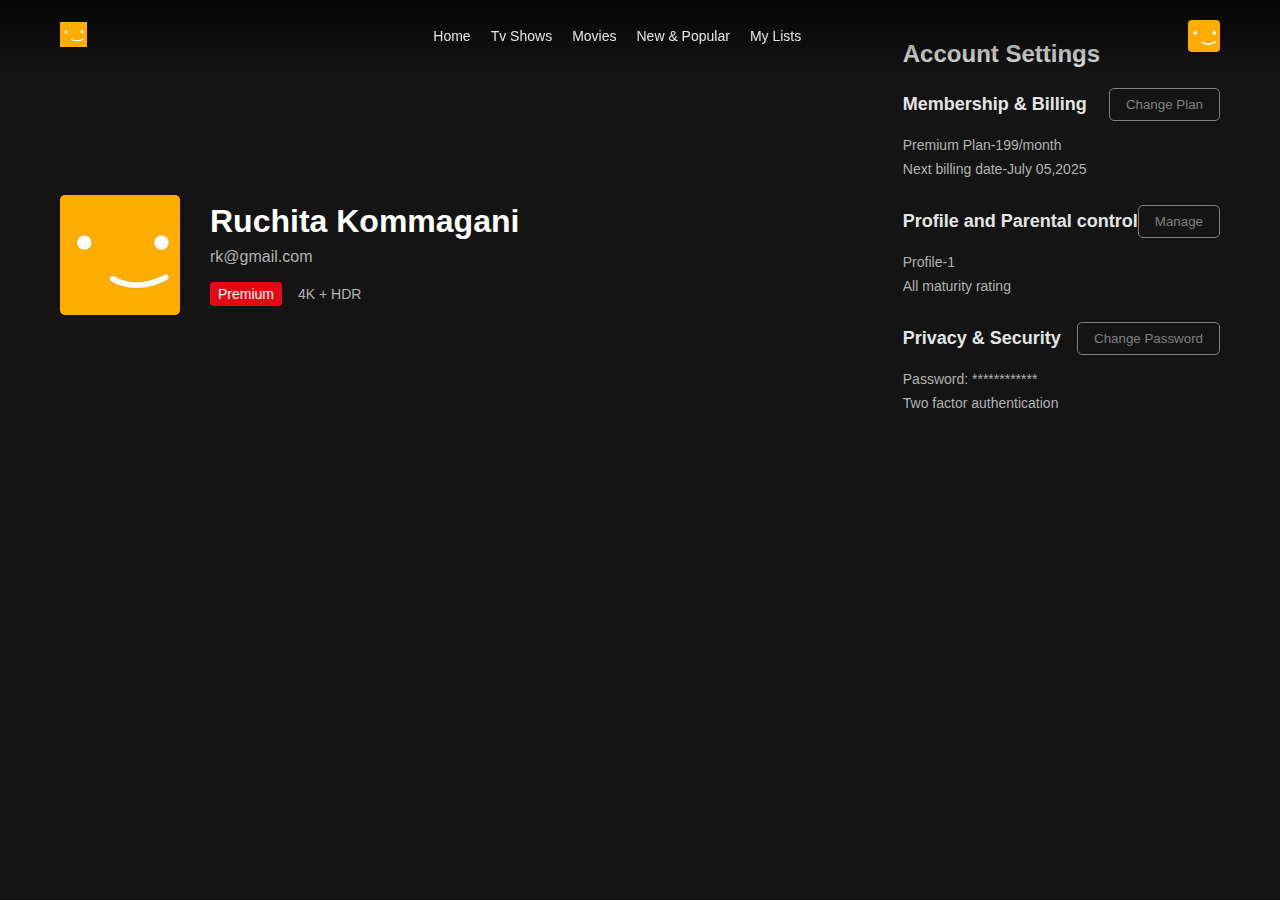
<file: profile-details.html>
<!DOCTYPE html>
<html lang="en">
  <head>
    <meta charset="UTF-8" />
    <meta name="viewport" content="width=device-width, initial-scale=1.0" />
    <title>Profile Section</title>
    <link rel="stylesheet" href="styles.css" />
    <link rel="stylesheet" href="profile-details.css" />
  </head>
  <body class="profile-details-page">
    <!-- Navigation -->
    <nav class="navbar">
      <div class="navbar-brand">
        <img
          src="[data-uri]"
          alt="Netflix image"
          class="logo"
        />
      </div>
      <div class="navbar-nav">
        <a href="#" class="nav-link">Home</a>
        <a href="#" class="nav-link">Tv Shows</a>
        <a href="#" class="nav-link">Movies</a>
        <a href="#" class="nav-link">New & Popular</a>
        <a href="#" class="nav-link">My Lists</a>
      </div>
      <div class="navbar-right">
        <i class="fas fa-search"></i>
        <i class="fas fa-bell"></i>
        <img
          src="[data-uri]"
          alt="Profile image"
          class="profile-icon"
        />
      </div>
    </nav>

    <!-- Profile detail section -->
    <div class="profile-details-container">
      <div class="profile-header">
        <div class="profile-avatar-image">
          <img
            src="[data-uri]"
            alt="Profile image"
          />
        </div>
        <div class="profile-info">
          <h1 class="profile-name">Ruchita Kommagani</h1>
          <p class="profile-email">rk@gmail.com</p>
          <div class="membership-info">
            <span class="membership-badge">Premium</span>
            <span class="membership-details">4K + HDR</span>
          </div>
        </div>
        <div class="profile-sections">
            <!--Account Setting-->
        <div class="profile-section">
            <h2>Account Settings</h2>
            <div class="setting-grid">
                <!--Cards-->
                <div class="setting-items">
                    <div class="setting-header">
                        <h3>Membership & Billing</h3>
                        <button class="btn-change">Change Plan</button>
                    </div>
                    <p class="setting-details">Premium Plan-199/month</p>
                    <p class="setting-details">Next billing date-July 05,2025</p>
            </div>
             <!-- Cards -->
              <div class="setting-items">
                <div class="setting-header">
                  <h3>Profile and Parental control</h3>
                  <button class="btn-change">Manage</button>
                </div>
                <p class="setting-details">Profile-1</p>
                <p class="setting-details">All maturity rating</p>
              </div>

              <!-- Cards -->
              <div class="setting-items">
                <div class="setting-header">
                  <h3>Privacy & Security</h3>
                  <button class="btn-change">Change Password</button>
                </div>
                <p class="setting-details">Password: ************</p>
                <p class="setting-details">Two factor authentication</p>
              </div>
            </div>
          </div>
        </div>
      </div>
    </div>
  </body>
</html>
</file>
<file: profile-details.css>
.profile-details-page {
  background-color: #141414;
  min-height: 100vh;
  color: #fff;
}

.profile-details-container {
  max-width: 1200px;
  margin: 0 auto;
  padding: 40px 20px;
}

/* Profile header */
.profile-header {
  display: flex;
  align-items: center;
  gap: 30px;
  margin-bottom: 50px;
}

.profile-avatar-image {
  width: 120px;
  height: 120px;
  border-radius: 5px;
  overflow: hidden;
}

.profile-avatar-image img {
  width: 100%;
  height: 100%;
  object-fit: cover;
}
.profile-info {
   flex:1;
}

.profile-name {
  font-size: 32px;
  margin-bottom: 8px;
}

.profile-email {
  color: #b3b3b3;
  margin-bottom: 16px;
}

.membership-info{
    display:flex;
    gap:16px;
    align-items:center;
}

.membership-badge{
    background-color: #e50914;
    padding: 4px 8px;
    border-radius: 4px;
    font-size: 14px;
}

.membership-details{
    color: #b3b3b3;
    font-size: 14px;
}

/* Profile Section */
.profile-section{
    margin-bottom: 50px;
}

.profile-section h2{
    font-size: 24px;
    margin-bottom: 20px;
    color: #e5e5e5;
}

/* Setting grid */
.setting-grid{
    display:grid;
    grid-template-columns: repeat(auto-fit,minmax(300px,1fr));
    gap:20px;
}

.setting-item{
    background-color: #2f2f2f;
    padding: 20px;
    border-radius: 5px;
}

.setting-header{
    display:flex;
    justify-content: space-between;
    align-items:center;
    margin-bottom:16px;
}
.setting-header h3{
    font-size: 18px;
    color:#e5e5e5;
}
.btn-change{
    background: transparent;
    border: 1px solid #808080;
    color: #808080;
    padding: 8px 16px;
    border-radius: 5px;
    cursor:pointer;
    transition: all 0.3s;
}
.btn-change:hover{
    color:#fff;
    border-color: #fff;
}

.setting-details{
    color:#b3b3b3;
    margin-bottom: 8px;
    font-size: 14px;
}

/* Responsiveness */
@media (max-width: 768px){
    .profile-header{
        flex-direction: column;
        text-align:center;
    }

    .membership-info{
        justify-content: center;
    }

    .setting-grid{
        grid-template-columns: 1fr;
    }
}
</file>
<file: styles.css>
/* Reset and Base Styles */
* {
  margin: 0;
  padding: 0;
  box-sizing: border-box;
}

body {
  font-family: "Helvetica Neue", Arial, sans-serif;
  background-color: #141414;
  color: #fff;
}

/* Navbar Styles */
.navbar {
  position: fixed;
  top: 0;
  width: 100%;
  padding: 20px 60px;
  display: flex;
  align-items: center;
  justify-content: space-between;
  background: linear-gradient(
    to bottom,
    rgba(0, 0, 0, 0.7) 0%,
    rgba(0, 0, 0, 0) 100%
  );
  z-index: 1000;
  transition: background-color 0.3s;
}

.navbar.scrolled {
  background-color: #141414;
}

.logo {
  height: 25px;
  cursor: pointer;
}

.navbar-nav {
  display: flex;
  gap: 20px;
}

.nav-link {
  color: #e5e5e5;
  text-decoration: none;
  font-size: 14px;
  transition: color 0.3s;
}

.nav-link:hover {
  color: #b3b3b3;
}

.navbar-right {
  display: flex;
  align-items: center;
  gap: 20px;
}

.navbar-right i {
  font-size: 20px;
  cursor: pointer;
}

.profile-icon {
  width: 32px;
  height: 32px;
  border-radius: 4px;
  cursor: pointer;
}

/* Hero Section */
.hero {
  height: 80vh;
  background: linear-gradient(
      to bottom,
      rgba(0, 0, 0, 0.4) 0%,
      rgba(0, 0, 0, 0.8) 100%
    ),
    url("stranger things.jpg") center/cover;
  display: flex;
  align-items: center;
  padding: 0 60px;
  margin-bottom: 20px;
}

.hero-content {
  max-width: 600px;
}

.hero-title {
  font-size: 48px;
  margin-bottom: 16px;
}

.hero-description {
  font-size: 18px;
  margin-bottom: 24px;
  color: #e5e5e5;
}

.hero-buttons {
  display: flex;
  gap: 16px;
}

.btn {
  padding: 12px 24px;
  border: none;
  border-radius: 4px;
  font-size: 16px;
  font-weight: bold;
  cursor: pointer;
  display: flex;
  align-items: center;
  gap: 8px;
  transition: all 0.3s;
}

.btn-play {
  background-color: #fff;
  color: #000;
}

.btn-play:hover {
  background-color: rgba(255, 255, 255, 0.75);
}

.btn-more-info {
  background-color: rgba(109, 109, 110, 0.7);
  color: #fff;
}

.btn-more-info:hover {
  background-color: rgba(109, 109, 110, 0.4);
}

/* Movie Sections */
.container {
  max-width: 100%;
  padding: 0 4%;
}

/* Section Styles */
.content-section {
  margin-bottom: 50px;
}

.section-title {
  font-size: 1.8rem;
  font-weight: 700;
  margin-bottom: 20px;
  color: white;
  letter-spacing: 0.5px;
}

/* Content Row */
.content-row {
  display: flex;
  gap: 15px;
  overflow-x: auto;
  padding-bottom: 10px;
  scroll-behavior: smooth;
}

.content-row::-webkit-scrollbar {
  height: 8px;
}

.content-row::-webkit-scrollbar-track {
  background: transparent;
}

.content-row::-webkit-scrollbar-thumb {
  background: #333;
  border-radius: 4px;
}

.content-row::-webkit-scrollbar-thumb:hover {
  background: #555;
}

/* Content Cards */
.content-card {
  position: relative;
  min-width: 250px;
  height: 140px;
  border-radius: 8px;
  overflow: hidden;
  cursor: pointer;
  transition: all 0.3s ease;
  flex-shrink: 0;
  box-shadow: 0 4px 15px rgba(0, 0, 0, 0.3);
}

.content-card:hover {
  transform: scale(1.1);
  z-index: 10;
  box-shadow: 0 8px 30px rgba(0, 0, 0, 0.6);
}

.content-card img {
  width: 100%;
  height: 100%;
  object-fit: cover;
  transition: brightness 0.3s ease;
}

/* Netflix Badge */
.netflix-badge {
  position: absolute;
  top: 8px;
  left: 8px;
  background: #e50914;
  color: white;
  width: 24px;
  height: 24px;
  border-radius: 4px;
  display: flex;
  align-items: center;
  justify-content: center;
  font-weight: bold;
  font-size: 14px;
  z-index: 2;
}

/* Card Overlay with Netflix-style Controls */
.card-overlay {
  position: absolute;
  top: 0;
  left: 0;
  right: 0;
  bottom: 0;
  background: linear-gradient(
    180deg,
    rgba(0, 0, 0, 0.1) 0%,
    rgba(0, 0, 0, 0.3) 50%,
    rgba(0, 0, 0, 0.9) 100%
  );
  opacity: 0;
  transition: opacity 0.3s ease;
  display: flex;
  flex-direction: column;
  justify-content: space-between;
  padding: 15px;
  color: white;
}

.content-card:hover .card-overlay {
  opacity: 1;
}

.overlay-top {
  display: flex;
  justify-content: space-between;
  align-items: flex-start;
}

.overlay-bottom {
  display: flex;
  flex-direction: column;
  gap: 10px;
}

.overlay-title {
  font-size: 16px;
  font-weight: bold;
  text-transform: uppercase;
  letter-spacing: 1px;
  text-shadow: 2px 2px 4px rgba(0, 0, 0, 0.8);
  margin-bottom: 10px;
}

.overlay-control {
  display: flex;
  gap: 8px;
  margin-bottom: 10px;
}

.control-btn {
  width: 35px;
  height: 35px;
  border-radius: 50%;
  border: 2px solid white;
  background: rgba(255, 255, 255, 0.1);
  backdrop-filter: blur(10px);
  display: flex;
  align-items: center;
  justify-content: center;
  cursor: pointer;
  transition: all 0.3s ease;
  color: white;
  font-size: 14px;
}

.control-btn:hover {
  background: rgba(255, 255, 255, 0.3);
  transform: scale(1.1);
}

.play-btn {
  background: white;
  color: black;
}

.play-btn:hover {
  background: rgba(255, 255, 255, 0.9);
}

.overlay-info {
  display: flex;
  gap: 10px;
  align-items: center;
  margin-bottom: 8px;
  flex-wrap: wrap;
}

.info-badge {
  background: rgba(255, 255, 255, 0.2);
  backdrop-filter: blur(10px);
  padding: 3px 6px;
  border-radius: 3px;
  font-size: 10px;
  font-weight: bold;
}

/* Button Icons */
.play-btn::before {
  content: "▶";
}

.check-btn::before {
  content: "✓";
}

.thumbs-btn::before {
  content: "👍";
}

.more-btn::before {
  content: "▾";
  font-size: 18px;
}

/* Base Overlay Effect */
.content-card::before {
  content: "";
  position: absolute;
  top: 0;
  left: 0;
  right: 0;
  bottom: 0;
  background: linear-gradient(
    to bottom,
    transparent 0%,
    transparent 50%,
    rgba(0, 0, 0, 0.8) 100%
  );
  z-index: 1;
}

/* Responsive Design */
@media (max-width: 1200px) {
  .container {
    padding: 0 3%;
  }

  .content-card {
    min-width: 220px;
    height: 125px;
  }

  .section-title {
    font-size: 1.6rem;
  }
}

@media (max-width: 768px) {
  .container {
    padding: 0 2%;
  }

  .content-section {
    margin-bottom: 35px;
  }

  .content-card {
    min-width: 180px;
    height: 100px;
  }

  .section-title {
    font-size: 1.4rem;
    margin-bottom: 15px;
  }

  .netflix-badge {
    width: 20px;
    height: 20px;
    font-size: 12px;
  }

  .content-row {
    gap: 10px;
  }

  /* Mobile overlay adjustments */
  .card-overlay {
    padding: 10px;
  }

  .overlay-title {
    font-size: 14px;
  }

  .control-btn {
    width: 30px;
    height: 30px;
    font-size: 12px;
  }

  .overlay-control {
    gap: 6px;
  }

  .info-badge {
    font-size: 9px;
    padding: 2px 4px;
  }
}

@media (max-width: 480px) {
  .container {
    padding: 0 1%;
  }

  .content-card {
    min-width: 150px;
    height: 85px;
  }

  .large-card {
    min-width: 200px;
    height: 85px;
  }

  .section-title {
    font-size: 1.2rem;
  }

  .netflix-badge {
    width: 18px;
    height: 18px;
    font-size: 10px;
    top: 4px;
    left: 4px;
  }

  .content-row {
    gap: 8px;
  }

  .content-section {
    margin-bottom: 25px;
  }

  /* Small mobile overlay adjustments */
  .card-overlay {
    padding: 8px;
  }

  .overlay-title {
    font-size: 12px;
    margin-bottom: 6px;
  }

  .control-btn {
    width: 25px;
    height: 25px;
    font-size: 10px;
  }

  .overlay-control {
    gap: 4px;
    margin-bottom: 6px;
  }

  .info-badge {
    font-size: 8px;
    padding: 1px 3px;
  }

  .overlay-genres {
    font-size: 9px;
    gap: 6px;
  }

  .overlay-info {
    gap: 6px;
    margin-bottom: 6px;
  }
}

/* Responsive Design */
@media (max-width: 768px) {
  .navbar {
    padding: 15px 20px;
  }

  .navbar-nav {
    display: none;
  }

  .hero {
    height: 60vh;
    padding: 0 20px;
  }

  .hero-title {
    font-size: 32px;
  }

  .hero-description {
    font-size: 16px;
  }

  .movie-section {
    padding: 20px;
  }
}

/* Footer Styles */
.footer {
  background-color: #000;
  color: #808080;
  padding: 50px 60px 20px;
  margin-top: 50px;
}

.footer-content {
  max-width: 1200px;
  margin: 0 auto;
}

.footer-top {
  margin-bottom: 30px;
}

.social-links {
  display: flex;
  gap: 20px;
  margin-bottom: 20px;
}

.social-link {
  color: #808080;
  font-size: 20px;
  transition: color 0.3s;
}

.social-link:hover {
  color: #fff;
}

.footer-links {
  display: grid;
  grid-template-columns: repeat(4, 1fr);
  gap: 30px;
  margin-bottom: 30px;
}

.footer-column ul {
  list-style: none;
}

.footer-column ul li {
  margin-bottom: 15px;
}

.footer-column ul li a {
  color: #808080;
  text-decoration: none;
  font-size: 14px;
  transition: color 0.3s;
}

.footer-column ul li a:hover {
  color: #fff;
  text-decoration: underline;
}

.footer-bottom {
  margin-top: 20px;
  padding-top: 20px;
  border-top: 1px solid #333;
}

.service-code {
  background: transparent;
  color: #808080;
  border: 1px solid #808080;
  padding: 8px 12px;
  font-size: 14px;
  cursor: pointer;
  margin-bottom: 20px;
  transition: all 0.3s;
}

.service-code:hover {
  color: #fff;
  border-color: #fff;
}

.copyright {
  font-size: 12px;
  color: #808080;
}

/* Responsive Footer */
@media (max-width: 768px) {
  .footer {
    padding: 30px 20px 20px;
  }

  .footer-links {
    grid-template-columns: repeat(2, 1fr);
    gap: 20px;
  }

  .social-links {
    justify-content: center;
  }
}

@media (max-width: 480px) {
  .footer-links {
    grid-template-columns: 1fr;
  }
}
</file>
